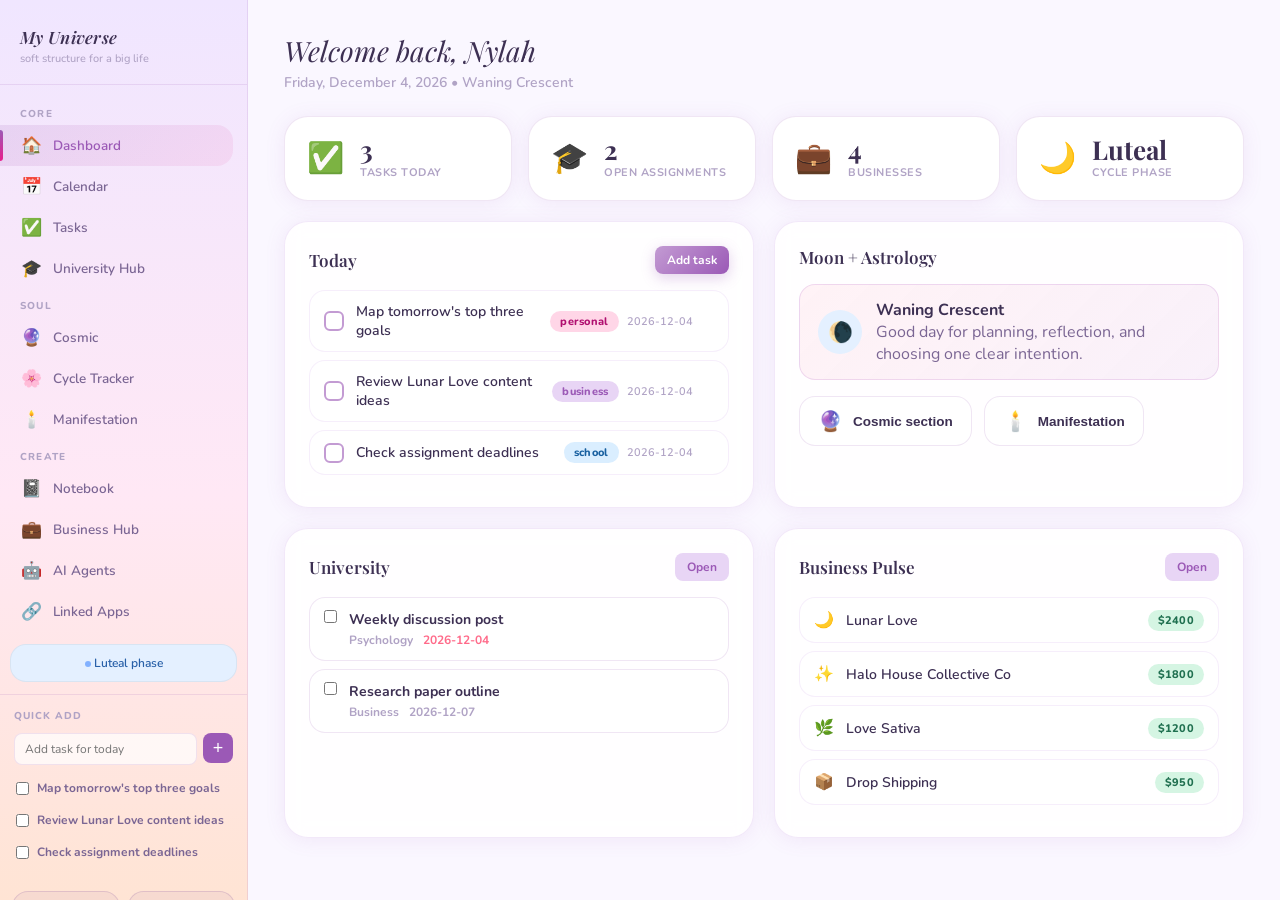
<file: index.html>
<!DOCTYPE html>
<html lang="en">
<head>
<meta charset="UTF-8">
<meta name="viewport" content="width=device-width, initial-scale=1.0">
<title>✨ My Universe</title>
<link rel="preconnect" href="https://fonts.googleapis.com">
<link rel="preconnect" href="https://fonts.gstatic.com" crossorigin>
<link href="https://fonts.googleapis.com/css2?family=Nunito:ital,wght@0,300;0,400;0,500;0,600;0,700;0,800;1,400&family=Playfair+Display:ital,wght@0,400;0,600;0,700;1,400;1,600&display=swap" rel="stylesheet">
<link rel="stylesheet" href="css/styles.css">
</head>
<body>
<div class="app" id="app">
  <nav class="sidebar" id="sidebar"></nav>
  <main class="content" id="content"></main>
</div>

<!-- Modal Overlay -->
<div class="overlay" id="overlay" onclick="closeModal()"></div>
<div class="modal-wrap" id="modal-wrap">
  <div class="modal" id="modal"></div>
</div>

<!-- Toast Notification -->
<div class="toast" id="toast"></div>

<script src="js/app.js"></script>
</body>
</html>
</file>
<file: css/styles.css>
/* ========================================================
   MY UNIVERSE DASHBOARD — Pastel Aesthetic Stylesheet
   ======================================================== */

:root {
  --lavender:     #E8D5F5;
  --blush:        #FFD6E7;
  --peach:        #FFE4C4;
  --mint:         #D5F5E3;
  --sky:          #DAEEFF;
  --cream:        #FFFBF5;
  --rose:         #FFCDD2;

  --bg:           #FAF7FF;
  --card:         rgba(255,255,255,0.88);

  --purple:       #9B59B6;
  --purple-mid:   #C39BD3;
  --purple-light: #E8D5F5;
  --pink:         #E91E8C;
  --pink-mid:     #F48FB1;
  --teal:         #48CAE4;
  --green:        #57C99E;
  --orange:       #FF9F7F;

  --text:         #3D3053;
  --text-mid:     #7B6694;
  --text-light:   #B0A3C5;

  --border:       rgba(155,89,182,0.15);
  --shadow:       0 2px 20px rgba(155,89,182,0.10);
  --shadow-lg:    0 8px 40px rgba(155,89,182,0.18);

  --r:     16px;
  --r-lg:  24px;
  --r-sm:  8px;

  /* Cycle phase colors */
  --menstrual:  #FF6B8A;
  --follicular: #CE93D8;
  --ovulation:  #F48FB1;
  --luteal:     #82B1FF;

  --sidebar-w: 248px;
}

*, *::before, *::after { margin: 0; padding: 0; box-sizing: border-box; }

body {
  font-family: 'Nunito', sans-serif;
  background: var(--bg);
  color: var(--text);
  min-height: 100vh;
  overflow-x: hidden;
  -webkit-font-smoothing: antialiased;
}

.app {
  display: flex;
  min-height: 100vh;
}

/* ===== SIDEBAR ===== */
.sidebar {
  width: var(--sidebar-w);
  height: 100vh;
  position: fixed;
  left: 0;
  top: 0;
  background: linear-gradient(180deg, #F0E6FF 0%, #FFE8F5 55%, #FFE4D4 100%);
  border-right: 1px solid var(--border);
  display: flex;
  flex-direction: column;
  overflow-y: auto;
  z-index: 100;
}

.sidebar-brand {
  padding: 26px 20px 18px;
  border-bottom: 1px solid var(--border);
}

.sidebar-brand h1 {
  font-family: 'Playfair Display', serif;
  font-size: 17px;
  color: var(--text);
  font-style: italic;
  font-weight: 600;
  letter-spacing: 0.3px;
}

.sidebar-brand p {
  font-size: 11px;
  color: var(--text-light);
  margin-top: 3px;
  font-weight: 500;
}

.sidebar-nav { padding: 12px 0; flex: 1; }

.nav-label {
  font-size: 10px;
  font-weight: 800;
  text-transform: uppercase;
  letter-spacing: 1.2px;
  color: var(--text-light);
  padding: 10px 20px 4px;
}

.nav-item {
  display: flex;
  align-items: center;
  gap: 11px;
  padding: 9px 20px;
  cursor: pointer;
  border-radius: 0 var(--r) var(--r) 0;
  margin-right: 14px;
  transition: all 0.2s;
  font-size: 13.5px;
  font-weight: 600;
  color: var(--text-mid);
  position: relative;
  user-select: none;
}

.nav-item:hover {
  background: rgba(155,89,182,0.1);
  color: var(--purple);
}

.nav-item.active {
  background: linear-gradient(135deg, rgba(155,89,182,0.14), rgba(233,30,140,0.08));
  color: var(--purple);
}

.nav-item.active::before {
  content: '';
  position: absolute;
  left: 0; top: 5px; bottom: 5px;
  width: 3px;
  background: linear-gradient(to bottom, var(--purple), var(--pink));
  border-radius: 0 3px 3px 0;
}

.nav-icon { font-size: 17px; width: 22px; text-align: center; }

/* Sidebar quick tasks */
.sidebar-quick {
  padding: 14px 14px 20px;
  border-top: 1px solid var(--border);
}

.sidebar-quick h3 {
  font-size: 10px;
  font-weight: 800;
  text-transform: uppercase;
  letter-spacing: 1px;
  color: var(--text-light);
  margin-bottom: 10px;
}

.quick-add {
  display: flex;
  gap: 6px;
  margin-bottom: 10px;
}

.quick-add input {
  flex: 1;
  padding: 7px 10px;
  border: 1px solid var(--border);
  border-radius: var(--r-sm);
  font-family: inherit;
  font-size: 12px;
  background: rgba(255,255,255,0.7);
  color: var(--text);
  outline: none;
}

.quick-add input:focus { border-color: var(--purple-mid); background: white; }

.quick-add button {
  background: var(--purple);
  color: white;
  border: none;
  width: 30px;
  height: 30px;
  border-radius: var(--r-sm);
  cursor: pointer;
  font-size: 18px;
  display: flex;
  align-items: center;
  justify-content: center;
  flex-shrink: 0;
  font-weight: 300;
}

.quick-task {
  display: flex;
  align-items: center;
  gap: 8px;
  padding: 5px 2px;
  font-size: 12px;
  color: var(--text-mid);
  cursor: pointer;
}

.quick-task input[type="checkbox"] { accent-color: var(--purple); width: 13px; height: 13px; cursor: pointer; }
.quick-task span { flex: 1; }
.quick-task.done span { text-decoration: line-through; opacity: 0.5; }

.sidebar-cycle-badge {
  padding: 10px 14px;
  margin: 0 10px 12px;
  border-radius: var(--r);
  font-size: 12px;
  font-weight: 600;
  text-align: center;
  border: 1px solid rgba(0,0,0,0.05);
}

.sidebar-data-btns {
  display: flex;
  gap: 8px;
  padding: 0 12px 16px;
}
.sidebar-data-btns button,
.sidebar-data-btns label {
  flex: 1;
  padding: 7px 0;
  border-radius: var(--r);
  border: 1.5px solid rgba(180,140,180,0.35);
  background: rgba(180,140,180,0.1);
  color: var(--text-mid);
  font-size: 11px;
  font-weight: 600;
  cursor: pointer;
  text-align: center;
  transition: background 0.15s;
}
.sidebar-data-btns button:hover,
.sidebar-data-btns label:hover {
  background: rgba(180,140,180,0.22);
  color: var(--text);
}

/* ===== MAIN CONTENT ===== */
.content {
  margin-left: var(--sidebar-w);
  flex: 1;
  min-height: 100vh;
  padding: 32px 36px;
  max-width: calc(100vw - var(--sidebar-w));
}

/* ===== PAGE HEADER ===== */
.page-header {
  margin-bottom: 28px;
  display: flex;
  align-items: flex-start;
  justify-content: space-between;
}

.page-header-left h1 {
  font-family: 'Playfair Display', serif;
  font-size: 30px;
  font-weight: 600;
  color: var(--text);
  margin-bottom: 4px;
}

.page-header-left p {
  color: var(--text-light);
  font-size: 14px;
  font-weight: 500;
}

.page-header-right {
  display: flex;
  gap: 10px;
  align-items: center;
  flex-wrap: wrap;
}

/* ===== CARDS ===== */
.card {
  background: var(--card);
  backdrop-filter: blur(10px);
  border: 1px solid rgba(232,213,245,0.55);
  border-radius: var(--r-lg);
  padding: 24px;
  box-shadow: var(--shadow);
  transition: box-shadow 0.2s;
}

.card:hover { box-shadow: var(--shadow-lg); }
.card-sm { padding: 16px; border-radius: var(--r); }

.card-title {
  font-family: 'Playfair Display', serif;
  font-size: 17px;
  font-weight: 600;
  color: var(--text);
  margin-bottom: 16px;
  display: flex;
  align-items: center;
  justify-content: space-between;
  gap: 10px;
}

.card-title-left { display: flex; align-items: center; gap: 10px; }

/* ===== GRIDS ===== */
.grid-2 { display: grid; grid-template-columns: 1fr 1fr; gap: 20px; }
.grid-3 { display: grid; grid-template-columns: 1fr 1fr 1fr; gap: 20px; }
.grid-4 { display: grid; grid-template-columns: 1fr 1fr 1fr 1fr; gap: 16px; }
.span-2 { grid-column: span 2; }
.span-3 { grid-column: span 3; }

/* ===== BUTTONS ===== */
.btn {
  display: inline-flex;
  align-items: center;
  gap: 7px;
  padding: 10px 18px;
  border: none;
  border-radius: var(--r);
  font-family: 'Nunito', sans-serif;
  font-size: 13.5px;
  font-weight: 700;
  cursor: pointer;
  transition: all 0.2s;
  text-decoration: none;
  white-space: nowrap;
}

.btn-primary {
  background: linear-gradient(135deg, #C39BD3, #9B59B6);
  color: white;
  box-shadow: 0 4px 14px rgba(155,89,182,0.28);
}

.btn-primary:hover { transform: translateY(-1px); box-shadow: 0 6px 20px rgba(155,89,182,0.38); }

.btn-soft { background: var(--lavender); color: var(--purple); }
.btn-soft:hover { background: #D5B8EB; }

.btn-pink { background: linear-gradient(135deg, #F48FB1, #E91E8C); color: white; }
.btn-pink:hover { transform: translateY(-1px); }

.btn-ghost { background: transparent; color: var(--text-mid); border: 1.5px solid var(--border); }
.btn-ghost:hover { background: var(--lavender); color: var(--purple); border-color: var(--purple-mid); }

.btn-danger { background: #FFE5E9; color: #D63B5A; }
.btn-danger:hover { background: #FFCDD2; }

.btn-sm { padding: 6px 12px; font-size: 12px; border-radius: var(--r-sm); }
.btn-lg { padding: 13px 24px; font-size: 15px; }

.btn-icon {
  padding: 8px;
  width: 34px;
  height: 34px;
  justify-content: center;
  border-radius: var(--r-sm);
}

/* ===== INPUTS ===== */
.input {
  width: 100%;
  padding: 11px 14px;
  border: 1.5px solid var(--border);
  border-radius: var(--r);
  font-family: 'Nunito', sans-serif;
  font-size: 14px;
  color: var(--text);
  background: rgba(255,255,255,0.8);
  outline: none;
  transition: border-color 0.2s, background 0.2s;
}

.input:focus { border-color: var(--purple-mid); background: white; box-shadow: 0 0 0 3px rgba(155,89,182,0.1); }

.input-sm { padding: 8px 11px; font-size: 13px; border-radius: var(--r-sm); }

textarea.input { resize: vertical; min-height: 90px; line-height: 1.65; }

select.input {
  appearance: none;
  background-image: url("data:image/svg+xml,%3Csvg xmlns='http://www.w3.org/2000/svg' width='16' height='16' fill='%23B0A3C5' viewBox='0 0 16 16'%3E%3Cpath d='M7.247 11.14L2.451 5.658C1.885 5.013 2.345 4 3.204 4h9.592a1 1 0 0 1 .753 1.659l-4.796 5.48a1 1 0 0 1-1.506 0z'/%3E%3C/svg%3E");
  background-repeat: no-repeat;
  background-position: right 12px center;
  padding-right: 36px;
  cursor: pointer;
}

label { display: block; font-size: 12.5px; font-weight: 700; color: var(--text-mid); margin-bottom: 6px; }
.form-group { margin-bottom: 16px; }
.form-row { display: grid; grid-template-columns: 1fr 1fr; gap: 14px; }

/* ===== TABS ===== */
.tabs {
  display: flex;
  gap: 4px;
  background: rgba(155,89,182,0.06);
  padding: 4px;
  border-radius: var(--r);
  margin-bottom: 20px;
  flex-wrap: wrap;
}

.tab {
  padding: 8px 16px;
  border-radius: calc(var(--r) - 4px);
  font-size: 13px;
  font-weight: 700;
  cursor: pointer;
  transition: all 0.2s;
  color: var(--text-mid);
  border: none;
  background: transparent;
  font-family: inherit;
}

.tab.active { background: white; color: var(--purple); box-shadow: 0 2px 8px rgba(155,89,182,0.14); }
.tab:hover:not(.active) { color: var(--purple); background: rgba(255,255,255,0.5); }

/* ===== BADGES ===== */
.badge {
  display: inline-flex;
  align-items: center;
  padding: 3px 10px;
  border-radius: 20px;
  font-size: 11px;
  font-weight: 800;
  letter-spacing: 0.3px;
}

.badge-purple { background: var(--lavender); color: var(--purple); }
.badge-pink   { background: var(--blush);    color: #B01070; }
.badge-peach  { background: var(--peach);    color: #B06020; }
.badge-mint   { background: var(--mint);     color: #207050; }
.badge-sky    { background: var(--sky);      color: #1860A0; }
.badge-rose   { background: var(--rose);     color: #C03050; }

/* ===== CALENDAR ===== */
.cal-nav {
  display: flex;
  align-items: center;
  justify-content: space-between;
  margin-bottom: 20px;
  gap: 16px;
  flex-wrap: wrap;
}

.cal-nav-title {
  font-family: 'Playfair Display', serif;
  font-size: 22px;
  font-weight: 600;
  color: var(--text);
}

.cal-view-tabs { display: flex; gap: 4px; }

.cal-nav-arrows { display: flex; gap: 8px; align-items: center; }

.cal-grid {
  display: grid;
  grid-template-columns: repeat(7, 1fr);
  gap: 5px;
}

.cal-header-cell {
  text-align: center;
  font-size: 11px;
  font-weight: 800;
  text-transform: uppercase;
  letter-spacing: 0.7px;
  color: var(--text-light);
  padding: 8px 0 6px;
}

.cal-cell {
  min-height: 88px;
  padding: 6px 6px 4px;
  border-radius: var(--r-sm);
  background: rgba(255,255,255,0.65);
  border: 1px solid rgba(232,213,245,0.4);
  cursor: pointer;
  transition: all 0.18s;
  position: relative;
  overflow: hidden;
}

.cal-cell:hover {
  background: rgba(255,255,255,0.98);
  border-color: var(--purple-mid);
  box-shadow: 0 2px 12px rgba(155,89,182,0.14);
  z-index: 1;
}

.cal-cell.empty { background: transparent; border: none; cursor: default; pointer-events: none; }

.cal-cell.today {
  background: white;
  border-color: var(--purple);
  box-shadow: 0 0 0 2px rgba(155,89,182,0.18), var(--shadow);
}

.cal-cell.other-month { opacity: 0.4; }

.cal-cell-top {
  display: flex;
  justify-content: space-between;
  align-items: flex-start;
  margin-bottom: 2px;
}

.cal-date {
  font-size: 13px;
  font-weight: 800;
  color: var(--text);
  line-height: 1;
}

.cal-date.today-badge {
  background: var(--purple);
  color: white;
  width: 22px;
  height: 22px;
  border-radius: 50%;
  display: flex;
  align-items: center;
  justify-content: center;
  font-size: 11px;
}

.cal-moon { font-size: 13px; line-height: 1; }

.cycle-dot {
  width: 6px;
  height: 6px;
  border-radius: 50%;
  display: inline-block;
  margin-right: 3px;
  flex-shrink: 0;
}

.cal-cell-indicators {
  display: flex;
  align-items: center;
  gap: 2px;
  margin-bottom: 3px;
}

.cal-event {
  font-size: 10px;
  padding: 2px 5px;
  border-radius: 3px;
  margin-bottom: 2px;
  white-space: nowrap;
  overflow: hidden;
  text-overflow: ellipsis;
  color: var(--text);
  font-weight: 700;
  line-height: 1.4;
}

.cal-more { font-size: 10px; color: var(--text-light); padding-left: 5px; }

/* Week view */
.week-container {
  overflow-x: auto;
}

.week-grid {
  display: grid;
  grid-template-columns: 52px repeat(7, 1fr);
  min-width: 640px;
  gap: 1px;
  background: var(--border);
  border-radius: var(--r);
  overflow: hidden;
  border: 1px solid var(--border);
}

.week-header-cell {
  background: rgba(255,255,255,0.95);
  padding: 10px 6px;
  text-align: center;
  font-size: 12px;
  font-weight: 700;
  color: var(--text-mid);
}

.week-header-cell.today { color: var(--purple); background: var(--lavender); }

.week-header-day {
  font-size: 22px;
  font-weight: 800;
  color: var(--text);
  line-height: 1;
  margin-bottom: 2px;
}

.week-header-cell.today .week-header-day { color: var(--purple); }

.week-time-col {
  background: rgba(255,255,255,0.9);
  padding: 8px 6px;
  font-size: 10px;
  color: var(--text-light);
  text-align: right;
  font-weight: 600;
  height: 48px;
  display: flex;
  align-items: flex-start;
  justify-content: flex-end;
}

.week-slot {
  background: rgba(255,255,255,0.7);
  height: 48px;
  padding: 2px 4px;
  cursor: pointer;
  transition: background 0.15s;
  border-top: 1px solid rgba(232,213,245,0.3);
}

.week-slot:hover { background: rgba(240,230,255,0.5); }

/* Day view */
.day-view {
  display: grid;
  grid-template-columns: 52px 1fr;
  gap: 1px;
  background: var(--border);
  border-radius: var(--r);
  overflow: hidden;
  border: 1px solid var(--border);
}

.day-slot {
  background: rgba(255,255,255,0.8);
  height: 56px;
  padding: 4px 12px;
  cursor: pointer;
  transition: background 0.15s;
  border-top: 1px solid rgba(232,213,245,0.3);
}

.day-slot:hover { background: rgba(240,230,255,0.5); }

/* Quarterly view */
.quarterly-grid {
  display: grid;
  grid-template-columns: repeat(3, 1fr);
  gap: 20px;
}

/* Yearly view */
.year-grid-wrap {
  display: grid;
  grid-template-columns: repeat(4, 1fr);
  gap: 16px;
}

.year-month-card {
  background: rgba(255,255,255,0.8);
  border-radius: var(--r);
  padding: 12px;
  border: 1px solid var(--border);
}

.year-month-title {
  font-weight: 800;
  font-size: 12px;
  text-align: center;
  color: var(--purple);
  margin-bottom: 8px;
}

.mini-cal-grid {
  display: grid;
  grid-template-columns: repeat(7, 1fr);
  gap: 1px;
}

.mini-cal-header {
  text-align: center;
  font-size: 8px;
  font-weight: 800;
  color: var(--text-light);
  padding: 2px 0;
}

.mini-cal-day {
  text-align: center;
  font-size: 9px;
  height: 16px;
  display: flex;
  align-items: center;
  justify-content: center;
  border-radius: 3px;
  color: var(--text-mid);
  cursor: pointer;
  font-weight: 500;
  position: relative;
}

.mini-cal-day:hover { background: var(--lavender); }
.mini-cal-day.today { background: var(--purple); color: white; border-radius: 50%; }
.mini-cal-day.has-event { font-weight: 800; color: var(--purple); }
.mini-cal-day.empty { color: transparent; pointer-events: none; }

/* Phase legend */
.phase-legend {
  display: flex;
  gap: 16px;
  flex-wrap: wrap;
  margin-bottom: 14px;
}

.phase-legend-item {
  display: flex;
  align-items: center;
  gap: 6px;
  font-size: 12px;
  color: var(--text-mid);
  font-weight: 600;
}

/* ===== TASKS ===== */
.task-item {
  display: flex;
  align-items: center;
  gap: 12px;
  padding: 11px 14px;
  background: rgba(255,255,255,0.75);
  border-radius: var(--r);
  margin-bottom: 8px;
  border: 1px solid rgba(232,213,245,0.4);
  transition: all 0.18s;
}

.task-item:hover { background: white; box-shadow: var(--shadow); }

.task-item.done .task-title { text-decoration: line-through; opacity: 0.45; }

.task-check {
  width: 20px; height: 20px;
  border-radius: 6px;
  border: 2px solid var(--purple-mid);
  display: flex; align-items: center; justify-content: center;
  cursor: pointer;
  flex-shrink: 0;
  transition: all 0.2s;
  background: transparent;
  font-size: 12px;
  color: white;
}

.task-check.checked { background: var(--purple); border-color: var(--purple); }

.task-title { flex: 1; font-size: 14px; font-weight: 600; color: var(--text); }

.task-meta { display: flex; gap: 8px; align-items: center; flex-shrink: 0; }
.task-due { font-size: 11px; color: var(--text-light); font-weight: 600; }
.task-due.overdue { color: #FF6B8A; }

.task-delete {
  opacity: 0;
  background: none;
  border: none;
  color: #FF6B8A;
  cursor: pointer;
  font-size: 16px;
  padding: 0 2px;
  transition: opacity 0.2s;
  line-height: 1;
}

.task-item:hover .task-delete { opacity: 1; }

.priority-dot {
  width: 7px; height: 7px;
  border-radius: 50%;
  flex-shrink: 0;
}

/* ===== NOTEBOOK ===== */
.notebook-layout {
  display: grid;
  grid-template-columns: 256px 1fr;
  gap: 16px;
  height: calc(100vh - 180px);
}

.notebook-sidebar {
  background: rgba(255,255,255,0.75);
  border-radius: var(--r-lg);
  border: 1px solid var(--border);
  overflow-y: auto;
  display: flex;
  flex-direction: column;
}

.notebook-sidebar-header {
  padding: 14px 14px 10px;
  border-bottom: 1px solid var(--border);
  display: flex;
  align-items: center;
  justify-content: space-between;
  flex-shrink: 0;
}

.notebook-sidebar-header h3 {
  font-size: 12px;
  font-weight: 800;
  text-transform: uppercase;
  letter-spacing: 0.8px;
  color: var(--text-light);
}

.tree-area { flex: 1; overflow-y: auto; padding: 8px 6px; }

.tree-list { list-style: none; }

.tree-folder-row {
  display: flex;
  align-items: center;
  gap: 6px;
  padding: 5px 8px;
  border-radius: var(--r-sm);
  cursor: pointer;
  font-size: 13px;
  font-weight: 700;
  color: var(--text);
  transition: background 0.15s;
  user-select: none;
}

.tree-folder-row:hover { background: rgba(155,89,182,0.08); }

.tree-folder-toggle { font-size: 10px; color: var(--text-light); width: 12px; text-align: center; }
.tree-folder-icon { font-size: 14px; }
.tree-folder-name { flex: 1; }

.tree-folder-actions { display: flex; gap: 2px; opacity: 0; transition: opacity 0.15s; }
.tree-folder-row:hover .tree-folder-actions { opacity: 1; }

.tree-note-row {
  display: flex;
  align-items: center;
  gap: 6px;
  padding: 4px 8px 4px 26px;
  border-radius: var(--r-sm);
  cursor: pointer;
  font-size: 12.5px;
  color: var(--text-mid);
  transition: background 0.15s;
  font-weight: 500;
}

.tree-note-row:hover { background: rgba(155,89,182,0.07); color: var(--text); }
.tree-note-row.active { background: var(--lavender); color: var(--purple); font-weight: 700; }

.tree-note-actions { display: flex; gap: 2px; opacity: 0; transition: opacity 0.15s; margin-left: auto; }
.tree-note-row:hover .tree-note-actions { opacity: 1; }

.tree-btn {
  background: none;
  border: none;
  cursor: pointer;
  font-size: 12px;
  padding: 2px 5px;
  border-radius: 4px;
  color: var(--text-light);
  line-height: 1;
}

.tree-btn:hover { background: rgba(155,89,182,0.15); color: var(--purple); }

.tree-children { padding-left: 8px; }

.notebook-editor {
  background: white;
  border-radius: var(--r-lg);
  border: 1px solid var(--border);
  display: flex;
  flex-direction: column;
  overflow: hidden;
}

.editor-toolbar {
  padding: 12px 20px;
  border-bottom: 1px solid var(--border);
  display: flex;
  align-items: center;
  justify-content: space-between;
  gap: 12px;
  flex-shrink: 0;
  background: rgba(250,247,255,0.8);
}

.editor-toolbar-left { display: flex; gap: 6px; }

.note-title-input {
  border: none;
  outline: none;
  font-family: 'Playfair Display', serif;
  font-size: 24px;
  font-weight: 600;
  color: var(--text);
  width: 100%;
  padding: 20px 24px 12px;
  border-bottom: 1px solid var(--border);
  background: transparent;
  flex-shrink: 0;
}

.note-content-area {
  flex: 1;
  border: none;
  outline: none;
  font-family: 'Nunito', sans-serif;
  font-size: 15px;
  line-height: 1.85;
  color: var(--text);
  resize: none;
  padding: 20px 24px;
  background: transparent;
}

.note-empty-state {
  flex: 1;
  display: flex;
  flex-direction: column;
  align-items: center;
  justify-content: center;
  color: var(--text-light);
  gap: 12px;
}

.note-empty-state .emoji { font-size: 48px; }
.note-empty-state p { font-size: 14px; font-weight: 600; }

/* ===== BUSINESS ===== */
.biz-cards {
  display: grid;
  grid-template-columns: repeat(auto-fill, minmax(200px, 1fr));
  gap: 16px;
  margin-bottom: 28px;
}

.biz-card {
  border-radius: var(--r-lg);
  padding: 22px;
  cursor: pointer;
  transition: all 0.2s;
  border: 2px solid transparent;
  position: relative;
  overflow: hidden;
}

.biz-card:hover { transform: translateY(-2px); box-shadow: var(--shadow-lg); }
.biz-card.selected { border-color: rgba(255,255,255,0.6); box-shadow: var(--shadow-lg); }

.biz-emoji { font-size: 34px; margin-bottom: 10px; display: block; }
.biz-name {
  font-family: 'Playfair Display', serif;
  font-size: 16px;
  font-weight: 600;
  margin-bottom: 5px;
  color: white;
}

.biz-desc { font-size: 12px; color: rgba(255,255,255,0.8); line-height: 1.5; }

/* ===== MANIFESTATION ===== */
.manifest-item {
  border-radius: var(--r);
  padding: 16px 18px;
  margin-bottom: 10px;
  position: relative;
  transition: all 0.2s;
}

.manifest-item:hover { transform: translateX(4px); }

.manifest-type-tag {
  font-size: 10px;
  font-weight: 800;
  text-transform: uppercase;
  letter-spacing: 1px;
  margin-bottom: 7px;
}

.manifest-text {
  font-size: 15px;
  line-height: 1.7;
  font-style: italic;
}

.manifest-delete {
  position: absolute;
  top: 10px;
  right: 10px;
  background: none;
  border: none;
  cursor: pointer;
  opacity: 0;
  font-size: 16px;
  color: #FF6B8A;
  transition: opacity 0.2s;
}

.manifest-item:hover .manifest-delete { opacity: 1; }

/* ===== AGENTS ===== */
.agents-layout {
  display: grid;
  grid-template-columns: 260px 1fr;
  gap: 20px;
  height: calc(100vh - 200px);
}

.agents-list-panel {
  display: flex;
  flex-direction: column;
  gap: 10px;
  overflow-y: auto;
}

.agent-card {
  background: rgba(255,255,255,0.8);
  border: 1.5px solid var(--border);
  border-radius: var(--r);
  padding: 16px;
  cursor: pointer;
  transition: all 0.2s;
}

.agent-card:hover, .agent-card.active {
  border-color: var(--purple-mid);
  background: white;
  box-shadow: 0 4px 16px rgba(155,89,182,0.12);
}

.agent-card.active { border-color: var(--purple); }

.agent-card-header { display: flex; align-items: center; gap: 10px; margin-bottom: 6px; }
.agent-emoji-big { font-size: 28px; }
.agent-name { font-weight: 800; font-size: 14px; color: var(--text); }
.agent-card-desc { font-size: 12px; color: var(--text-light); line-height: 1.5; }

.chat-panel {
  background: white;
  border-radius: var(--r-lg);
  border: 1px solid var(--border);
  display: flex;
  flex-direction: column;
  overflow: hidden;
}

.chat-header {
  padding: 16px 20px;
  border-bottom: 1px solid var(--border);
  display: flex;
  align-items: center;
  gap: 12px;
  flex-shrink: 0;
  background: rgba(250,247,255,0.8);
}

.chat-messages {
  flex: 1;
  overflow-y: auto;
  padding: 16px 20px;
  display: flex;
  flex-direction: column;
  gap: 14px;
}

.chat-msg {
  max-width: 78%;
  padding: 12px 16px;
  border-radius: var(--r);
  font-size: 14px;
  line-height: 1.65;
}

.chat-msg.user {
  align-self: flex-end;
  background: linear-gradient(135deg, #C39BD3, #9B59B6);
  color: white;
  border-radius: var(--r) var(--r) 4px var(--r);
}

.chat-msg.assistant {
  align-self: flex-start;
  background: rgba(250,247,255,0.9);
  color: var(--text);
  border: 1px solid var(--border);
  border-radius: var(--r) var(--r) var(--r) 4px;
}

.chat-input-row {
  padding: 14px 20px;
  border-top: 1px solid var(--border);
  display: flex;
  gap: 10px;
  flex-shrink: 0;
  background: rgba(250,247,255,0.5);
}

/* ===== COSMIC ===== */
.zodiac-grid {
  display: grid;
  grid-template-columns: repeat(6, 1fr);
  gap: 10px;
}

.zodiac-card {
  background: white;
  border-radius: var(--r);
  padding: 14px 10px;
  text-align: center;
  border: 1px solid var(--border);
  cursor: pointer;
  transition: all 0.2s;
}

.zodiac-card:hover { background: var(--lavender); border-color: var(--purple-mid); transform: translateY(-2px); }
.zodiac-card.selected { background: var(--lavender); border-color: var(--purple); }

.zodiac-sign { font-size: 26px; margin-bottom: 5px; }
.zodiac-name { font-size: 11px; font-weight: 800; color: var(--text); }
.zodiac-dates { font-size: 9px; color: var(--text-light); margin-top: 2px; }

/* ===== UNIVERSITY ===== */
.course-pill {
  display: inline-flex;
  align-items: center;
  gap: 6px;
  padding: 5px 14px;
  border-radius: 20px;
  font-size: 12px;
  font-weight: 700;
  cursor: pointer;
  border: 2px solid transparent;
  transition: all 0.18s;
}

.assignment-row {
  display: flex;
  gap: 12px;
  padding: 12px 14px;
  background: rgba(255,255,255,0.8);
  border-radius: var(--r);
  border: 1px solid var(--border);
  margin-bottom: 8px;
  align-items: flex-start;
  transition: all 0.18s;
}

.assignment-row:hover { background: white; box-shadow: var(--shadow); }
.assignment-row.done .assignment-title { text-decoration: line-through; opacity: 0.45; }
.assignment-title { font-weight: 700; font-size: 14px; color: var(--text); margin-bottom: 3px; }
.assignment-meta { font-size: 12px; color: var(--text-light); display: flex; gap: 10px; }
.assignment-due-urgent { color: #FF6B8A; font-weight: 700; }

/* ===== MODAL ===== */
.overlay {
  position: fixed; inset: 0;
  background: rgba(61,48,83,0.38);
  z-index: 200;
  display: none;
  backdrop-filter: blur(4px);
}

.overlay.show { display: block; }

.modal-wrap {
  position: fixed; inset: 0;
  display: none;
  align-items: center;
  justify-content: center;
  z-index: 201;
  padding: 20px;
}

.modal-wrap.show { display: flex; }

.modal {
  background: white;
  border-radius: var(--r-lg);
  padding: 30px;
  width: 100%;
  max-width: 500px;
  max-height: 88vh;
  overflow-y: auto;
  box-shadow: var(--shadow-lg), 0 0 0 1px rgba(155,89,182,0.1);
  animation: modalIn 0.22s ease;
}

@keyframes modalIn {
  from { opacity: 0; transform: scale(0.95) translateY(12px); }
  to   { opacity: 1; transform: scale(1)    translateY(0); }
}

.modal-title {
  font-family: 'Playfair Display', serif;
  font-size: 21px;
  font-weight: 600;
  color: var(--text);
  margin-bottom: 20px;
}

.modal-footer {
  display: flex;
  gap: 10px;
  justify-content: flex-end;
  margin-top: 22px;
  padding-top: 18px;
  border-top: 1px solid var(--border);
}

/* ===== STAT CARDS ===== */
.stat-card {
  background: white;
  border-radius: var(--r-lg);
  padding: 20px 22px;
  display: flex;
  align-items: center;
  gap: 16px;
  border: 1px solid var(--border);
  box-shadow: var(--shadow);
}

.stat-icon { font-size: 30px; }
.stat-value { font-family: 'Playfair Display', serif; font-size: 26px; font-weight: 700; color: var(--text); line-height: 1; }
.stat-label { font-size: 11px; color: var(--text-light); margin-top: 2px; font-weight: 700; text-transform: uppercase; letter-spacing: 0.5px; }

/* ===== PROGRESS BAR ===== */
.progress-bar {
  height: 6px;
  background: var(--lavender);
  border-radius: 3px;
  overflow: hidden;
  margin-top: 8px;
}

.progress-fill {
  height: 100%;
  background: linear-gradient(90deg, var(--purple-mid), var(--purple));
  border-radius: 3px;
  transition: width 0.5s ease;
}

/* ===== TOAST ===== */
.toast {
  position: fixed;
  bottom: 28px;
  right: 28px;
  background: var(--text);
  color: white;
  padding: 12px 20px;
  border-radius: var(--r);
  font-size: 14px;
  font-weight: 600;
  z-index: 300;
  opacity: 0;
  transform: translateY(10px);
  transition: all 0.3s;
  pointer-events: none;
  max-width: 300px;
}

.toast.show { opacity: 1; transform: translateY(0); }

/* ===== EMPTY STATE ===== */
.empty-state {
  text-align: center;
  padding: 50px 20px;
  color: var(--text-light);
}

.empty-state .es-emoji { font-size: 44px; margin-bottom: 14px; }
.empty-state h3 { font-family: 'Playfair Display', serif; font-size: 18px; margin-bottom: 6px; color: var(--text-mid); }
.empty-state p { font-size: 13px; }

/* ===== MISC ===== */
.section-divider { height: 1px; background: var(--border); margin: 22px 0; }

::-webkit-scrollbar { width: 5px; height: 5px; }
::-webkit-scrollbar-track { background: transparent; }
::-webkit-scrollbar-thumb { background: var(--lavender); border-radius: 3px; }
::-webkit-scrollbar-thumb:hover { background: var(--purple-mid); }

.loading-spinner {
  width: 28px; height: 28px;
  border: 3px solid var(--lavender);
  border-top-color: var(--purple);
  border-radius: 50%;
  animation: spin 0.8s linear infinite;
  margin: 0 auto;
}

@keyframes spin { to { transform: rotate(360deg); } }

/* ===== PRINT ===== */
@media print {
  .sidebar, .no-print, .page-header-right, .editor-toolbar { display: none !important; }
  .content { margin-left: 0 !important; padding: 0 !important; max-width: 100% !important; }
  .notebook-sidebar { display: none !important; }
  .notebook-layout { display: block !important; }
  .notebook-editor { border: none !important; box-shadow: none !important; }
  body { background: white !important; }
  .card { box-shadow: none !important; border: 1px solid #ddd !important; break-inside: avoid; }
  .note-title-input { border: none !important; }
}

/* Connected apps */
.app-links-row { display: flex; gap: 12px; flex-wrap: wrap; }

.app-link-btn {
  display: flex;
  align-items: center;
  gap: 10px;
  padding: 12px 18px;
  background: white;
  border: 1.5px solid var(--border);
  border-radius: var(--r);
  text-decoration: none;
  color: var(--text);
  font-weight: 700;
  font-size: 13.5px;
  transition: all 0.2s;
  cursor: pointer;
}

.app-link-btn:hover { background: var(--lavender); border-color: var(--purple-mid); transform: translateY(-1px); }
.app-link-icon { font-size: 20px; }

/* Numerology */
.num-display {
  font-family: 'Playfair Display', serif;
  font-size: 72px;
  font-weight: 700;
  color: var(--purple);
  text-align: center;
  line-height: 1;
  padding: 20px;
}

/* Settings */
.settings-section { margin-bottom: 32px; }
.settings-section h2 {
  font-family: 'Playfair Display', serif;
  font-size: 20px;
  font-weight: 600;
  color: var(--text);
  margin-bottom: 16px;
  padding-bottom: 10px;
  border-bottom: 1px solid var(--border);
}

/* Financial tracker */
.fin-row {
  display: grid;
  grid-template-columns: 1fr auto auto auto;
  gap: 12px;
  align-items: center;
  padding: 10px 14px;
  background: rgba(255,255,255,0.8);
  border-radius: var(--r);
  border: 1px solid var(--border);
  margin-bottom: 6px;
}

.fin-amount.income { color: #2ECC71; font-weight: 800; }
.fin-amount.expense { color: #FF6B8A; font-weight: 800; }

/* Vision board placeholder */
.vision-grid {
  display: grid;
  grid-template-columns: repeat(3, 1fr);
  gap: 16px;
}

.vision-item {
  aspect-ratio: 1;
  border-radius: var(--r);
  border: 2px dashed var(--border);
  display: flex;
  flex-direction: column;
  align-items: center;
  justify-content: center;
  cursor: pointer;
  transition: all 0.2s;
  gap: 8px;
  font-size: 13px;
  color: var(--text-light);
  font-weight: 600;
  background: rgba(255,255,255,0.5);
  overflow: hidden;
}

.vision-item:hover { border-color: var(--purple-mid); background: var(--lavender); color: var(--purple); }
.vision-item img { width: 100%; height: 100%; object-fit: cover; }
.vision-item-text { font-size: 14px; font-style: italic; color: var(--text); text-align: center; padding: 12px; }

/* Cycle info */
.cycle-info-strip {
  background: linear-gradient(135deg, rgba(255,107,138,0.08), rgba(206,147,216,0.12));
  border: 1px solid rgba(206,147,216,0.3);
  border-radius: var(--r);
  padding: 14px 18px;
  display: flex;
  align-items: center;
  gap: 14px;
  margin-bottom: 16px;
}

.cycle-circle {
  width: 44px; height: 44px;
  border-radius: 50%;
  display: flex;
  align-items: center;
  justify-content: center;
  font-size: 20px;
  flex-shrink: 0;
}

.dashboard-welcome {
  font-family: 'Playfair Display', serif;
  font-size: 28px;
  font-weight: 400;
  font-style: italic;
  color: var(--text);
  margin-bottom: 4px;
}

.dashboard-date {
  font-size: 14px;
  color: var(--text-light);
  font-weight: 600;
  margin-bottom: 24px;
}

/* Financial summary */
.fin-summary {
  display: flex;
  gap: 12px;
  margin-bottom: 16px;
}

.fin-sum-card {
  flex: 1;
  border-radius: var(--r);
  padding: 14px;
  text-align: center;
}

.fin-sum-amount {
  font-family: 'Playfair Display', serif;
  font-size: 22px;
  font-weight: 700;
  line-height: 1;
  margin-bottom: 4px;
}

.fin-sum-label { font-size: 11px; font-weight: 700; text-transform: uppercase; letter-spacing: 0.5px; }

@media (max-width: 1020px) {
  :root { --sidebar-w: 210px; }
  .content { padding: 24px; }
  .grid-4, .grid-3, .grid-2, .quarterly-grid, .year-grid-wrap {
    grid-template-columns: 1fr 1fr;
  }
  .zodiac-grid { grid-template-columns: repeat(3, 1fr); }
  .notebook-layout, .agents-layout { grid-template-columns: 220px 1fr; }
}

@media (max-width: 760px) {
  .app { display: block; }
  .sidebar {
    position: static;
    width: 100%;
    height: auto;
    max-height: none;
  }
  .sidebar-nav {
    display: grid;
    grid-template-columns: 1fr 1fr;
  }
  .nav-label { grid-column: 1 / -1; }
  .nav-item {
    margin: 2px 10px;
    border-radius: var(--r);
  }
  .nav-item.active::before { display: none; }
  .content {
    margin-left: 0;
    max-width: 100%;
    padding: 20px 14px 32px;
  }
  .page-header {
    display: block;
  }
  .page-header-right {
    margin-top: 12px;
  }
  .grid-4, .grid-3, .grid-2, .quarterly-grid, .year-grid-wrap,
  .notebook-layout, .agents-layout {
    grid-template-columns: 1fr;
  }
  .cal-cell { min-height: 78px; }
  .zodiac-grid { grid-template-columns: repeat(2, 1fr); }
  .notebook-layout, .agents-layout { height: auto; }
  .notebook-editor, .chat-panel { min-height: 440px; }
  .form-row { grid-template-columns: 1fr; }
}
</file>
